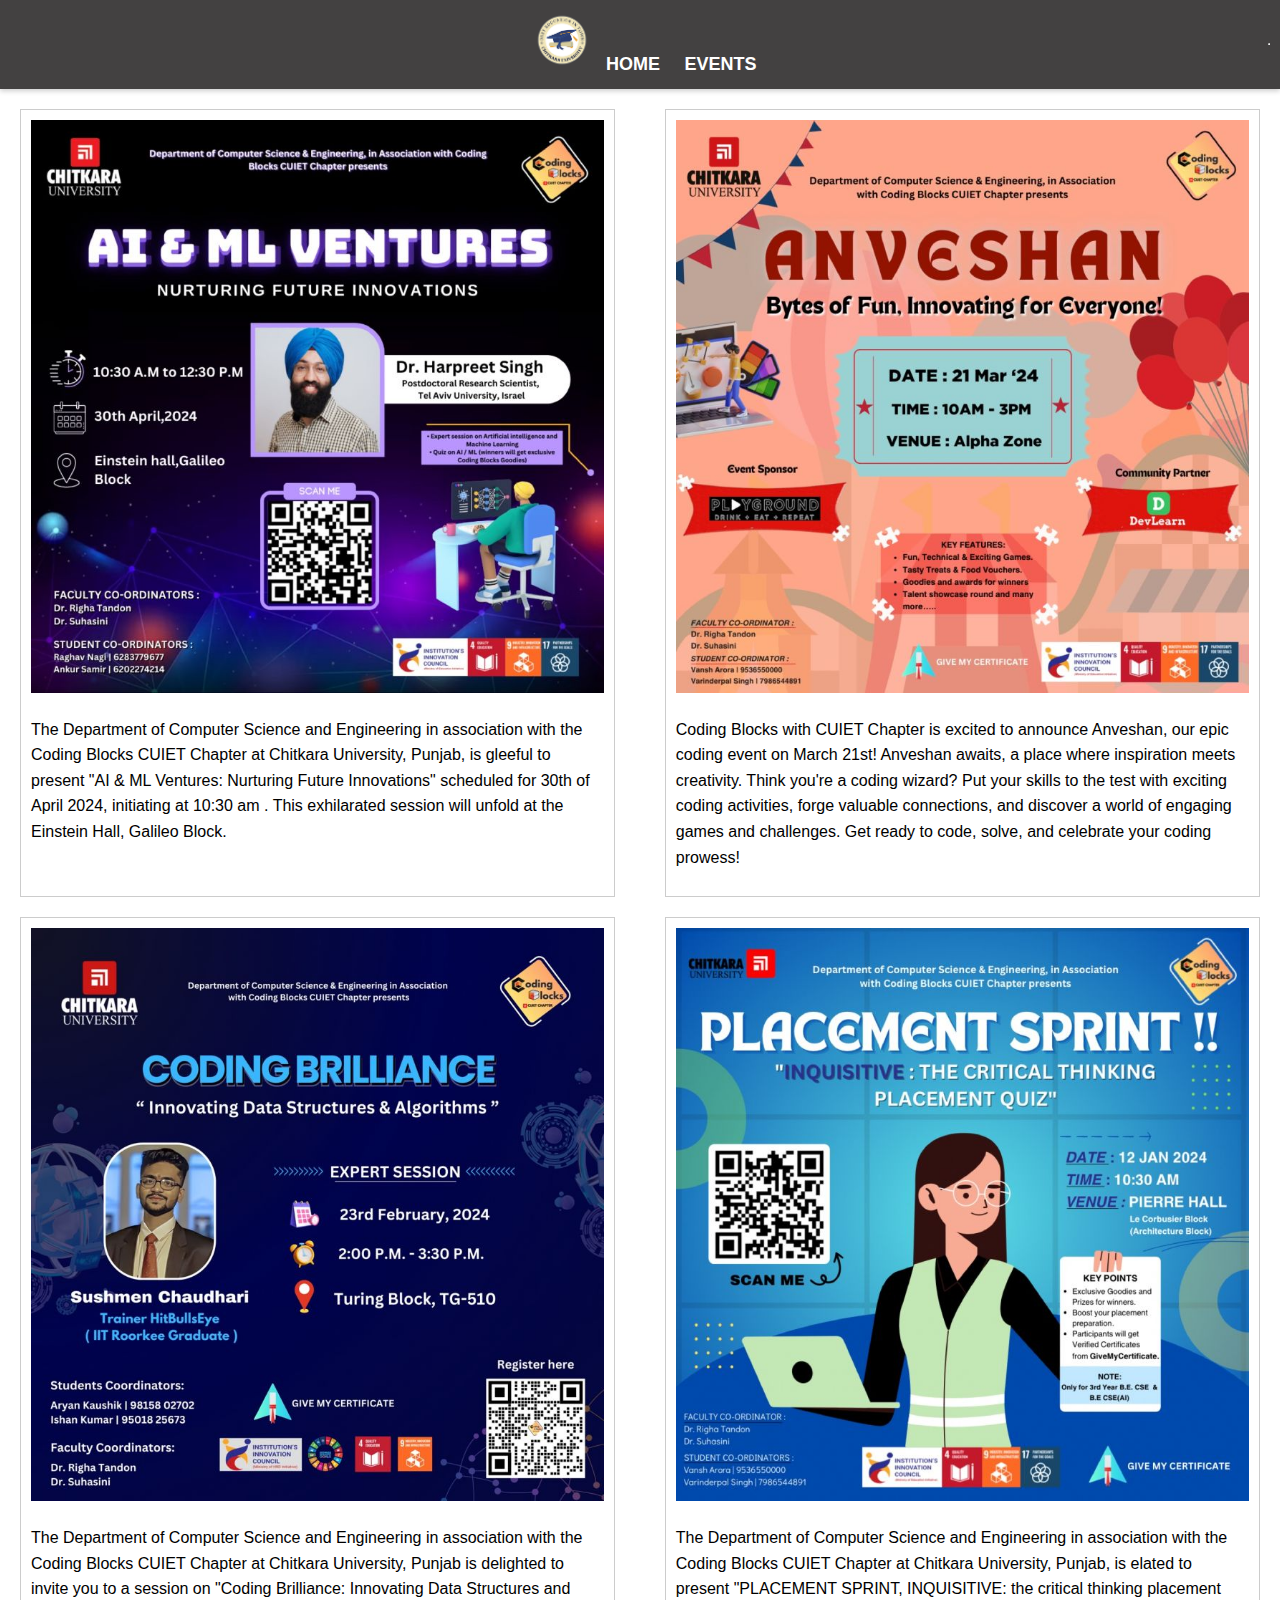
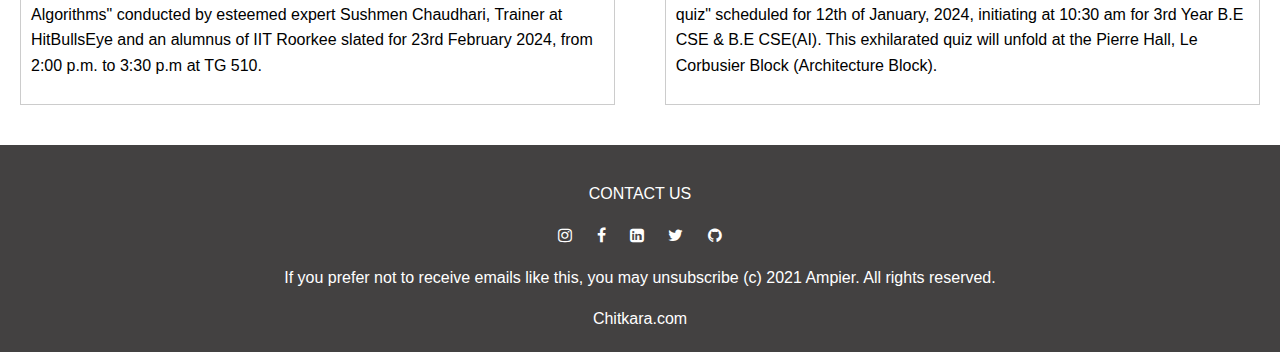
<file: newsletter/events.html>
<!DOCTYPE html>
<html lang="en">

<head>
    <meta charset="UTF-8">
    <meta name="viewport" content="width=device-width, initial-scale=1.0">
    <link rel="stylesheet" href="https://cdnjs.cloudflare.com/ajax/libs/font-awesome/4.7.0/css/font-awesome.min.css">

    <title>Document</title>
    <style>
        body {
            font-family: Arial, sans-serif;
            line-height: 1.6;
            margin: 0;
            padding: 0;
        }

        #header {
            background-color: rgb(67, 65, 65);
            color: white;
            text-align: center;
            padding: 10px;
            box-shadow: 0 2px 5px rgba(0, 0, 0, 0.2);
            display: flex;
            justify-content: space-between;
            align-items: center;
        }

        #header img {
            height: 60px;
            margin-left: 20px;
        }

        #header nav {
            flex-grow: 1;
            text-align: right;
        }

        #header a {
            color: white;
            text-decoration: none;
            margin: 0 10px;
            font-size: 18px;
            font-weight: bold;
            text-transform: uppercase;
            transition: color 0.3s;
        }

        #header a:hover {
            color: #ddd;
        }

        #content {
            display: flex;
            flex-wrap: wrap;
            justify-content: space-between;
            padding: 20px;
        }

        #content div {
            width: 48%;
            margin-bottom: 20px;
            padding: 10px;
            box-sizing: border-box;
            border: 1px solid #ccc;
        }

        #content img {
            max-width: 100%;
            height: auto;
        }

        #footer {
            background-color: rgb(67, 65, 65);
            color: white;
            text-align: center;
            padding: 20px 0;
            clear: both;
        }

        #footer a {
            color: white;
            text-decoration: none;
            margin: 0 10px;
        }

        #header {
            background-color: rgb(67, 65, 65);
            color: white;
        }

        #events {
            color: white;
            font-size: 30px;
            margin-bottom: 20px;
        }

        #home {
            margin-left: 200px;
            margin-right: 70px;
        }

        #logo {
            align-content: left;
        }
    </style>
</head>

<body>
    <header id="header">
        <nav>
            <center>
                <img id="logo" src="Chitkara University.png" alt="logo" height="200px">
                <a id="home" href="http://127.0.0.1:3000/newsletter/index.html">Home</a>
                <a id="events" href="http://127.0.0.1:3000/newsletter/events.html">Events</a>
            </center>
        </nav>

        <hr>
    </header>

    <div id="content">
        <div>
            <img src="1.jpg" alt="event1">
            <p>The Department of Computer Science and Engineering in association with the Coding Blocks CUIET Chapter at
                Chitkara University, Punjab, is gleeful to present "AI & ML Ventures: Nurturing Future Innovations"
                scheduled for 30th of April 2024, initiating at 10:30 am . This exhilarated session will unfold at the
                Einstein Hall, Galileo Block.</p>
        </div>
        <div>
            <img src="2.jpg" alt="eventposter">
            <p>Coding Blocks with CUIET Chapter is excited to announce Anveshan, our epic coding event on March 21st!
                Anveshan awaits, a place where inspiration meets creativity. Think you're a coding wizard? Put your
                skills to the test with exciting coding activities, forge valuable connections, and discover a world of
                engaging games and challenges. Get ready to code, solve, and celebrate your coding prowess! </p>
        </div>
        <div>
            <img src="3.jpg" alt="poster">
            <p>The Department of Computer Science and Engineering in association with the Coding Blocks CUIET Chapter at
                Chitkara University, Punjab is delighted to invite you to a session on "Coding Brilliance: Innovating
                Data Structures and Algorithms" conducted by esteemed expert Sushmen Chaudhari, Trainer at HitBullsEye
                and an alumnus of IIT Roorkee slated for 23rd February 2024, from 2:00 p.m. to 3:30 p.m at TG 510.</p>
        </div>
        <div>
            <img src="4.jpg" alt="poster">
            <p>The Department of Computer Science and Engineering in association with the Coding Blocks CUIET Chapter at
                Chitkara University, Punjab, is elated to present "PLACEMENT SPRINT, INQUISITIVE: the critical thinking
                placement quiz" scheduled for 12th of January, 2024, initiating at 10:30 am for 3rd Year B.E CSE & B.E
                CSE(AI). This exhilarated quiz will unfold at the Pierre Hall, Le Corbusier Block (Architecture Block).
            </p>
        </div>
    </div>

    <footer id="footer">
        <div>
            <p id="contact">CONTACT US</p>
            <div id="div">
                <a id="instagram" href="#" class="fa fa-instagram"></a>
                <a id="facebook" href="#" class="fa fa-facebook-f"></a>
                <a id="linkedin" href="#" class="fa fa-linkedin-square"></a>
                <a id="twitter" href="#" class="fa fa-twitter"></a>
                <a id="github" href="#" class="fa fa-github"></a>
            </div>
            <p id="p">If you prefer not to receive emails like this, you may unsubscribe (c) 2021 Ampier. All rights
                reserved.</p>
            <a id="chitkara" href="">Chitkara.com</a>
        </div>
    </footer>
</body>

</html>
</file>
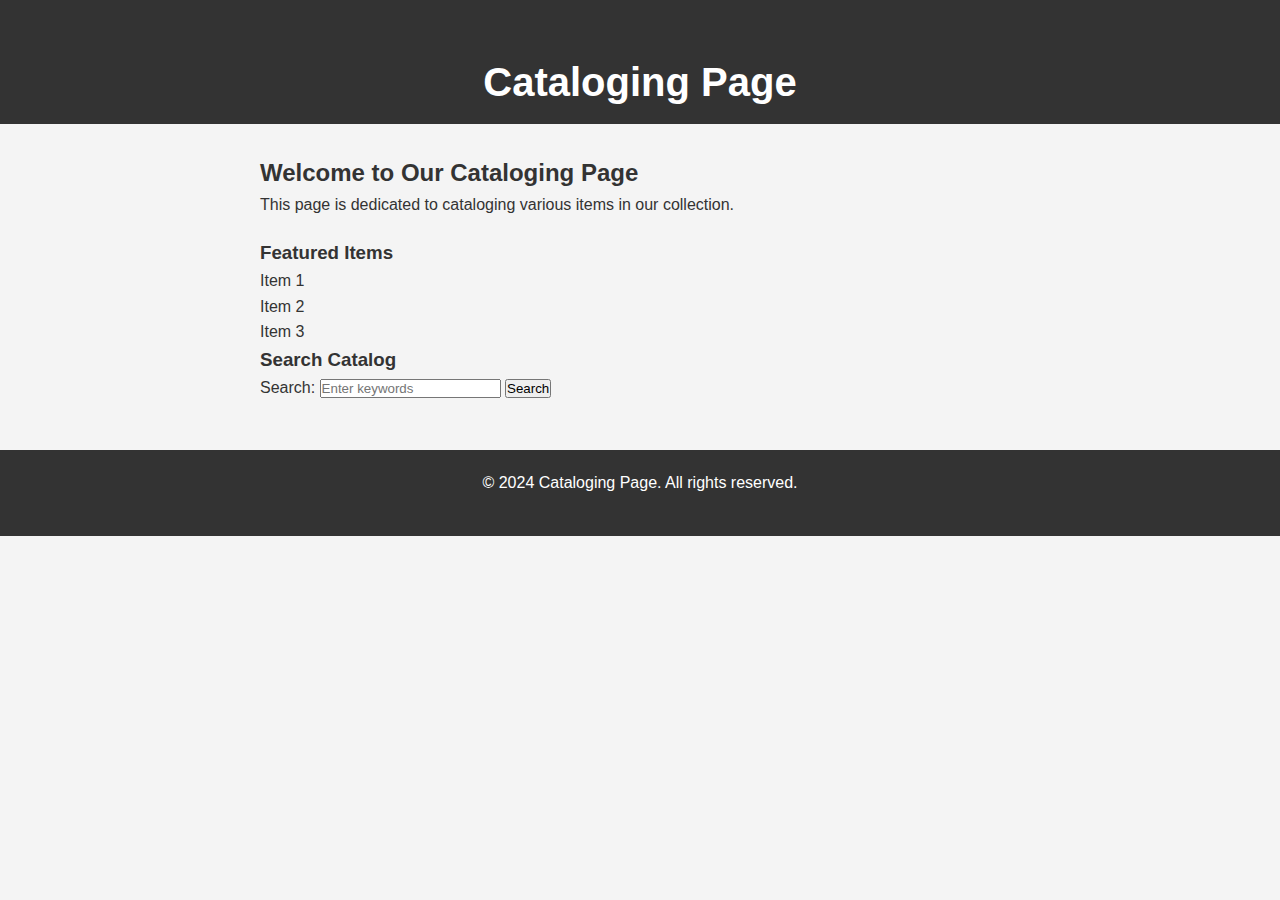
<file: project fee/catalog.html>
<!DOCTYPE html>
<html lang="en">
<head>
    <meta charset="UTF-8">
    <meta name="viewport" content="width=device-width, initial-scale=1.0">
    <title>Cataloging Page</title>
    <style>
        /* Reset default browser styles */
* {
    box-sizing: border-box;
    margin: 0;
    padding: 0;
}

/* Global styles */
body {
    font-family: Arial, sans-serif;
    background-color: #f4f4f4;
    color: #333;
    line-height: 1.6;
}

.container {
    max-width: 1200px;
    margin: 0 auto;
    padding: 20px;
}

header {
    background-color: #333;
    color: #fff;
    text-align: center;
    padding: 20px 0;
}

header h1 {
    font-size: 2.5rem;
}

header p {
    font-size: 1.2rem;
}

h2 {
    margin-top: 30px;
}

ul {
    list-style: none;
}

/* Featured items */
.featured-items {
    display: grid;
    grid-template-columns: repeat(auto-fit, minmax(250px, 1fr));
    grid-gap: 20px;
}

.featured-item {
    background-color: #fff;
    padding: 20px;
    border-radius: 5px;
    box-shadow: 0 2px 5px rgba(0, 0, 0, 0.1);
}

/* Search form */
.search-form {
    margin-top: 30px;
}

.search-form label {
    display: block;
    font-weight: bold;
    margin-bottom: 5px;
}

.search-form input[type="text"] {
    width: 100%;
    padding: 10px;
    border: 1px solid #ccc;
    border-radius: 5px;
    margin-bottom: 10px;
}

.search-form button {
    padding: 10px 20px;
    background-color: #333;
    color: #fff;
    border: none;
    border-radius: 5px;
    cursor: pointer;
}

.search-form button:hover {
    background-color: #555;
}

/* Footer */
footer {
    margin-top: 50px;
    text-align: center;
    padding: 20px 0;
    background-color: #333;
    color: #fff;
}

footer p

        body {
            font-family: Arial, sans-serif;
            margin: 0;
            padding: 0;
        }
        header {
            background-color: #333;
            color: #fff;
            padding: 10px 20px;
            text-align: center;
        }
        .container {
            max-width: 800px;
            margin: 20px auto;
            padding: 0 20px;
        }
        h1 {
            margin-top: 40px;
        }
        p {
            margin-bottom: 20px;
        }
        /* Add more CSS styles as needed */
    </style>
</head>
<body>
    <header>
        <h1>Cataloging Page</h1>
    </header>
    <div class="container">
        <h2>Welcome to Our Cataloging Page</h2>
        <p>This page is dedicated to cataloging various items in our collection.</p>
        <h3>Featured Items</h3>
        <ul>
            <li>Item 1</li>
            <li>Item 2</li>
            <li>Item 3</li>
            <!-- Add more featured items as needed -->
        </ul>
        <h3>Search Catalog</h3>
        <form action="search.php" method="GET">
            <label for="search">Search:</label>
            <input type="text" id="search" name="search" placeholder="Enter keywords">
            <button type="submit">Search</button>
        </form>
        <!-- Add more cataloging content as needed -->
    </div>
    <footer>
        <p>&copy; 2024 Cataloging Page. All rights reserved.</p>
    </footer>
</body>
</html>
</file>
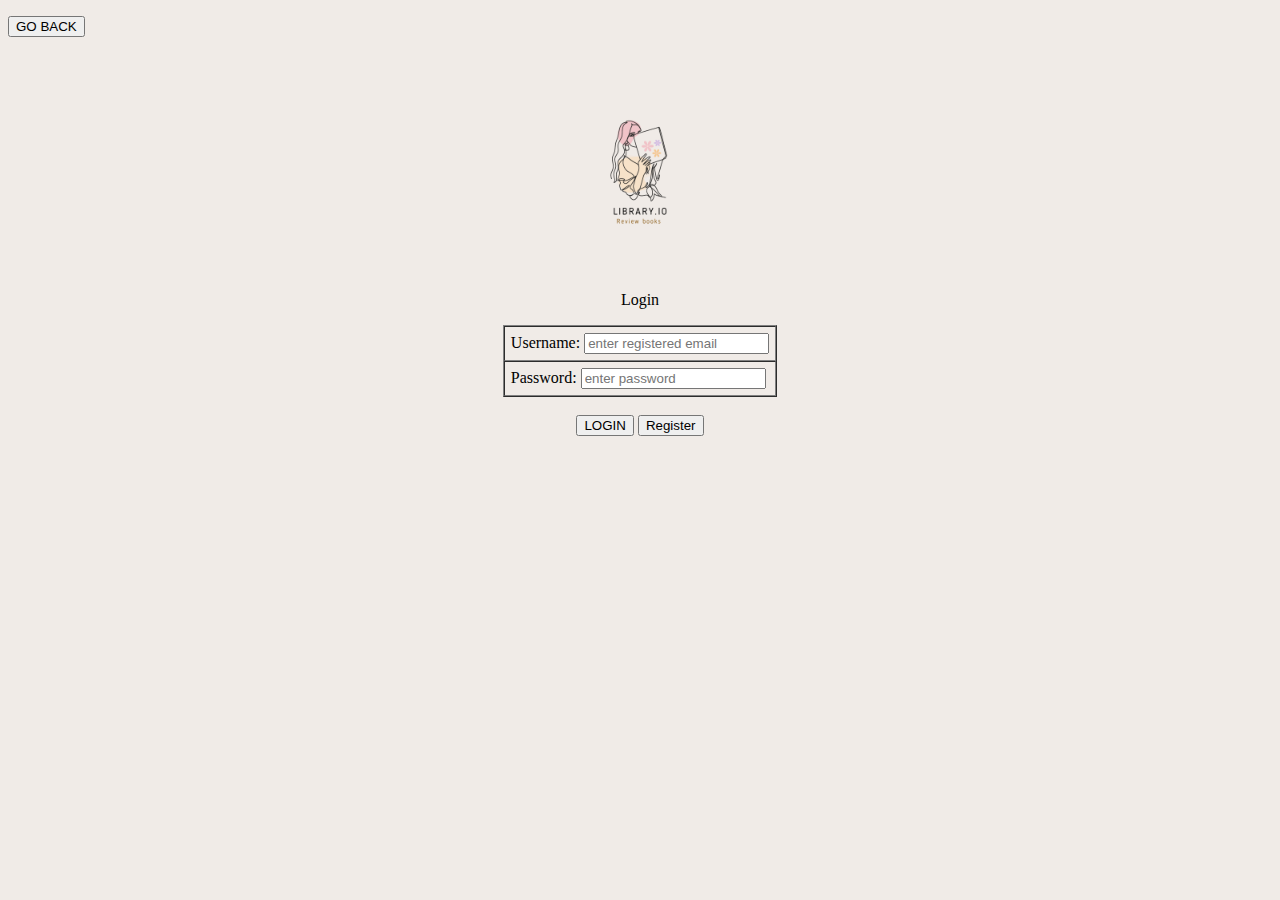
<file: bookreview/bookreview/loginpage.html>
<!DOCTYPE html>
<html lang="en">
<head>
    <meta charset="UTF-8">
    <meta name="viewport" content="width=device-width, initial-scale=1.0">
    <title>Login</title>
</head><header>
</header>
<body bgcolor=#F0EBE7> <a href="http://127.0.0.1:3000/.vscode/bookreview/HOME.html"><p><font><button>GO BACK</button></font></p></a>
  <br><center>
  <img src="library.io (3).png" alt="logo" height="200px"></center>
    <center><p>Login</p>
    <form><table border="" cellspacing="0" cellpadding="6px">
       <tr> <td> <label for="username">Username:</label>
        <input type="email" id="username" placeholder="enter registered email"><br></td></tr>
       <tr><td><label for="password">Password:</label>
        <input type="text" id="password" placeholder="enter password"></td></tr> </table> 
        <br><a href="http://127.0.0.1:3002/.vscode/bookreview/BOOKS.html"><button type="button">LOGIN</button></a>
        <a href="http://127.0.0.1:3002/.vscode/bookreview/register.html">
            <button type="button">Register</button>
          </a>
        
  </form> </center>
</body>
</html>
</file>
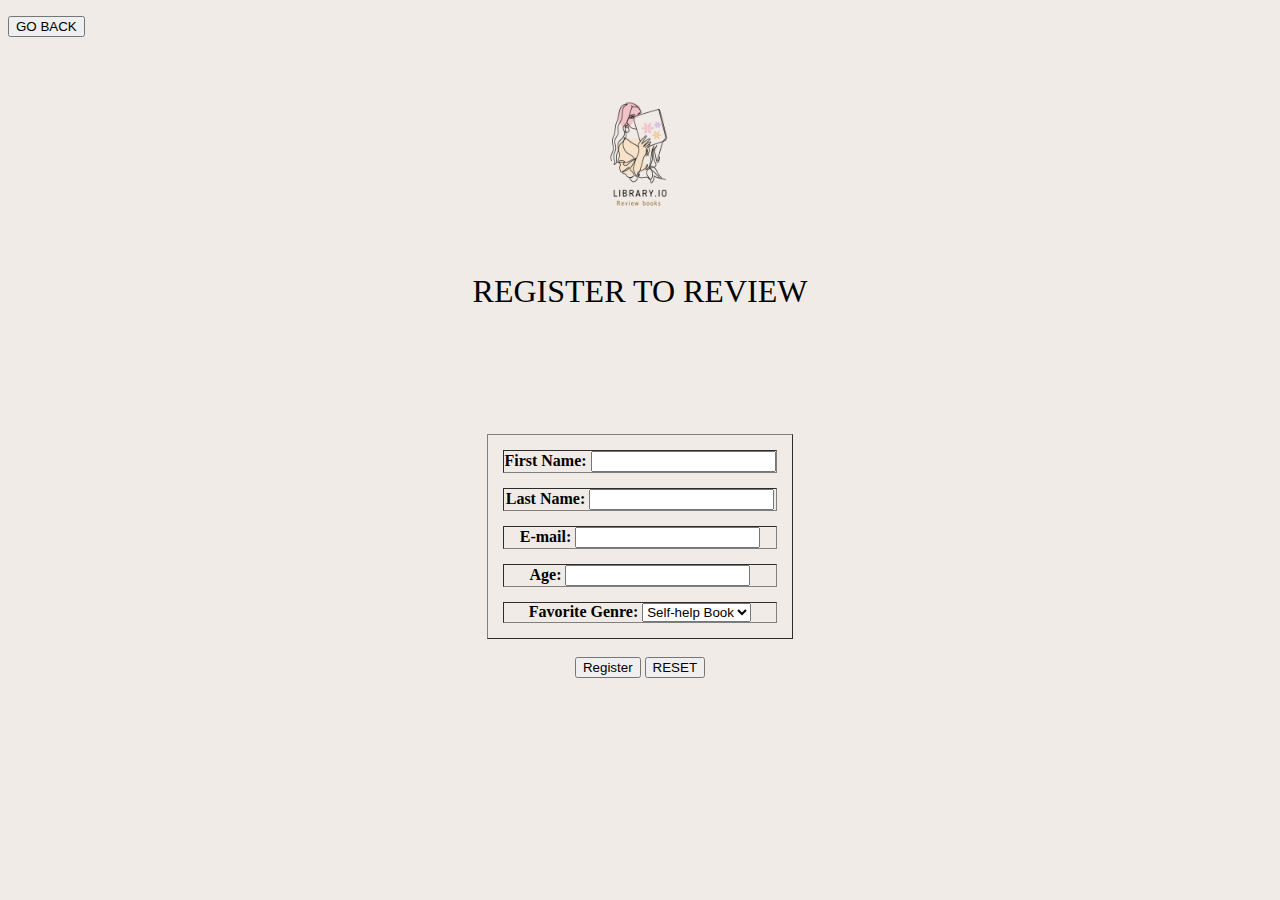
<file: bookreview/bookreview/register.html>
<!DOCTYPE html>
<html lang="en">
<head>
    <meta charset="UTF-8">
    <meta name="viewport" content="width=device-width, initial-scale=1.0">
    <title>register</title>
</head>

<body bgcolor=#F0EBE7>
    <a href="http://127.0.0.1:3000/.vscode/bookreview/HOME.html"><p><font><button>GO BACK</button></font></p></a>

    <center> 
        <img src="library.io (3).png" alt="logo" height="200px">
       <a><p><font size="6px">REGISTER TO REVIEW</font></p></a>
    <form><table border="" cellpadding="0" cellspacing="15px">
        <tr><th><label>First Name:</label>
        <input type="text"></th><br>
        <tr><th><label for="lastname">Last Name:</label>
        <input type="text" name="lastname_" id="lastname"></th></tr><br>
        <tr><th><label for="email">E-mail:</label>
        <input type="email" name="email" id="email"></th></tr><br>
        <tr><th><label for="Books">Age:</label>
        <input type="text" name="Books" id="Books"></th></tr><br>
        <tr><th><label for="genre">Favorite Genre:</label>
        <select name="genre" id="genre">
            <option value="genre1">Self-help Book</option>
            <option value="genre2">Fictional</option>
            <option value="genre3">Non-Fiction</option>
            <option value="genre4">Mystery</option>
        </select></th></tr><br>
        <br>
    </table> </form>
    <br>
    <a href="http://127.0.0.1:3002/.vscode/bookreview/BOOKS.html"><button value="Submit">Register</button></a>
    <button value="">RESET</button></center>
</body>
</html>
</file>
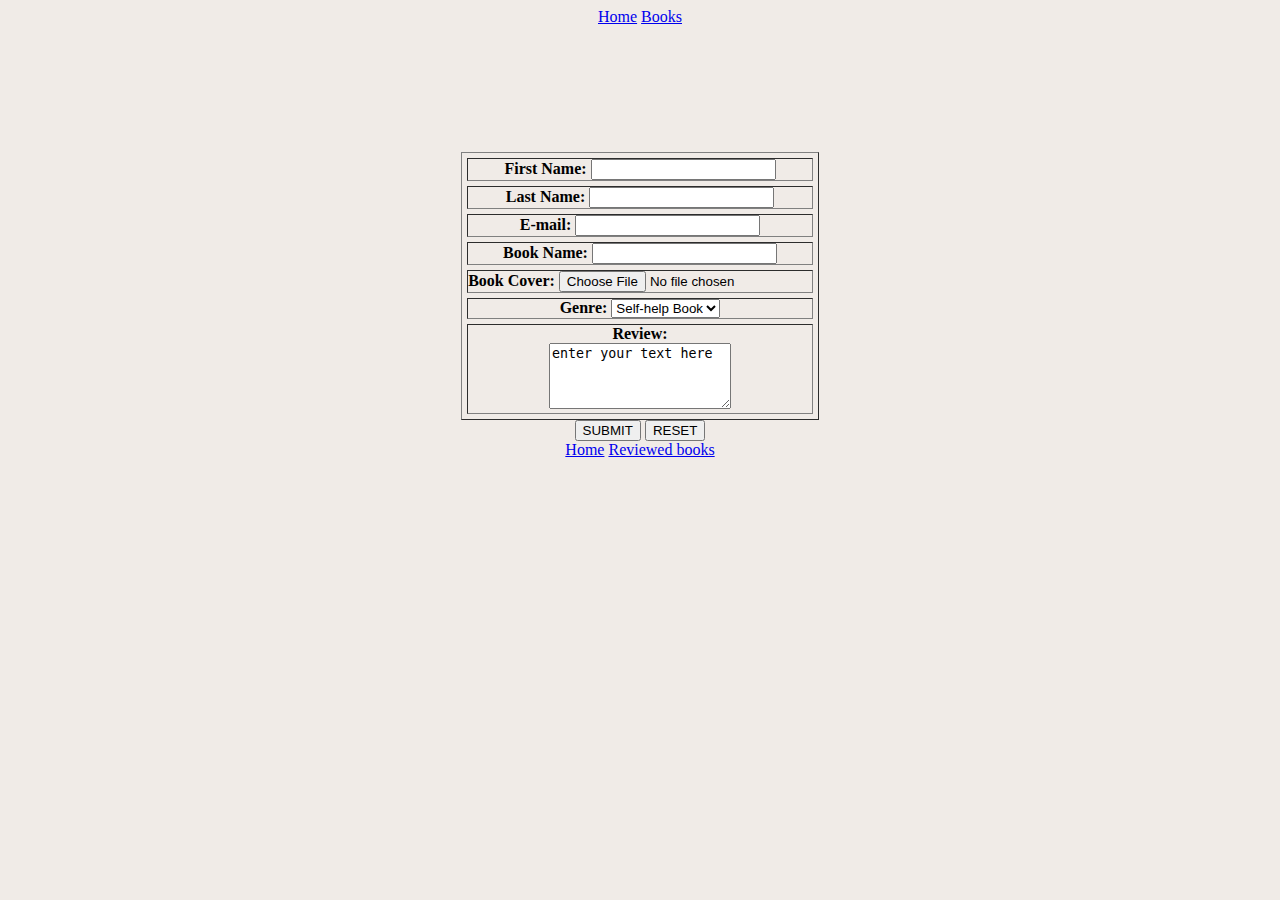
<file: bookreview/bookreview/REVIEWFORM.html>
<!DOCTYPE html>
<html lang="en">

<head>
    <meta charset="UTF-8">
    <meta name="viewport" content="width=device-width, initial-scale=1.0">
    <title>Review form</title>
</head>
<header><table> 
<center>
    <nav>
        <a href="http://127.0.0.1:3000/.vscode/bookreview/HOME.html">Home</a>
        <a href="http://127.0.0.1:3000/.vscode/bookreview/BOOKS.html">Books</a>
    </nav></center>
</table>
</header>

<body bgcolor=#F0EBE7> <center>
   <form action="BOOKS.html"> <table border="" cellpadding="0" cellspacing="5px">
    <tr><th>
        <label>First Name:</label>
        <input type="text"></th></tr><br>
        <tr><th><label for="lastname">Last Name:</label>
        <input type="text" name="lastname_" id="lastname"></th></tr><br>
        <tr><th><label for="email">E-mail:</label>
        <input type="email" name="email" id="email"></th></tr><br>
       <tr> <th><label for="Books">Book Name:</label>
        <input type="text" name="Books" id="Books"></th></tr><br>
        <tr><th><label for="Book Cover">Book Cover:</label>
        <input type="file" name="Book Cover" id="Book Cover"></th></tr><br>
        <tr><th><label for="genre">Genre:</label>
        <select name="genre" id="genre">
            <option value="genre1">Self-help Book</option>
            <option value="genre2">Fictional</option>
            <option value="genre3">Non-Fiction</option>
            <option value="genre4">Mystery</option>
        </select></th></tr><br>
        <tr><th><label for="review">Review:</label><br>
        <textarea name="review" id="review" rows="4" cols="20">enter your text here</textarea></th></tr>
        <br>
   </table>
    <button value="Submit">SUBMIT</button>
    <a><button value="reset">RESET</button></a> </form>
</center>
</body>
<footer><center>
    <nav>
        <a href="http://127.0.0.1:3000/.vscode/bookreview/HOME.html">Home</a>
        <a href="http://127.0.0.1:3000/.vscode/bookreview/BOOKS.html">Reviewed books</a>
    </nav></center>
</footer>
</html>
</file>
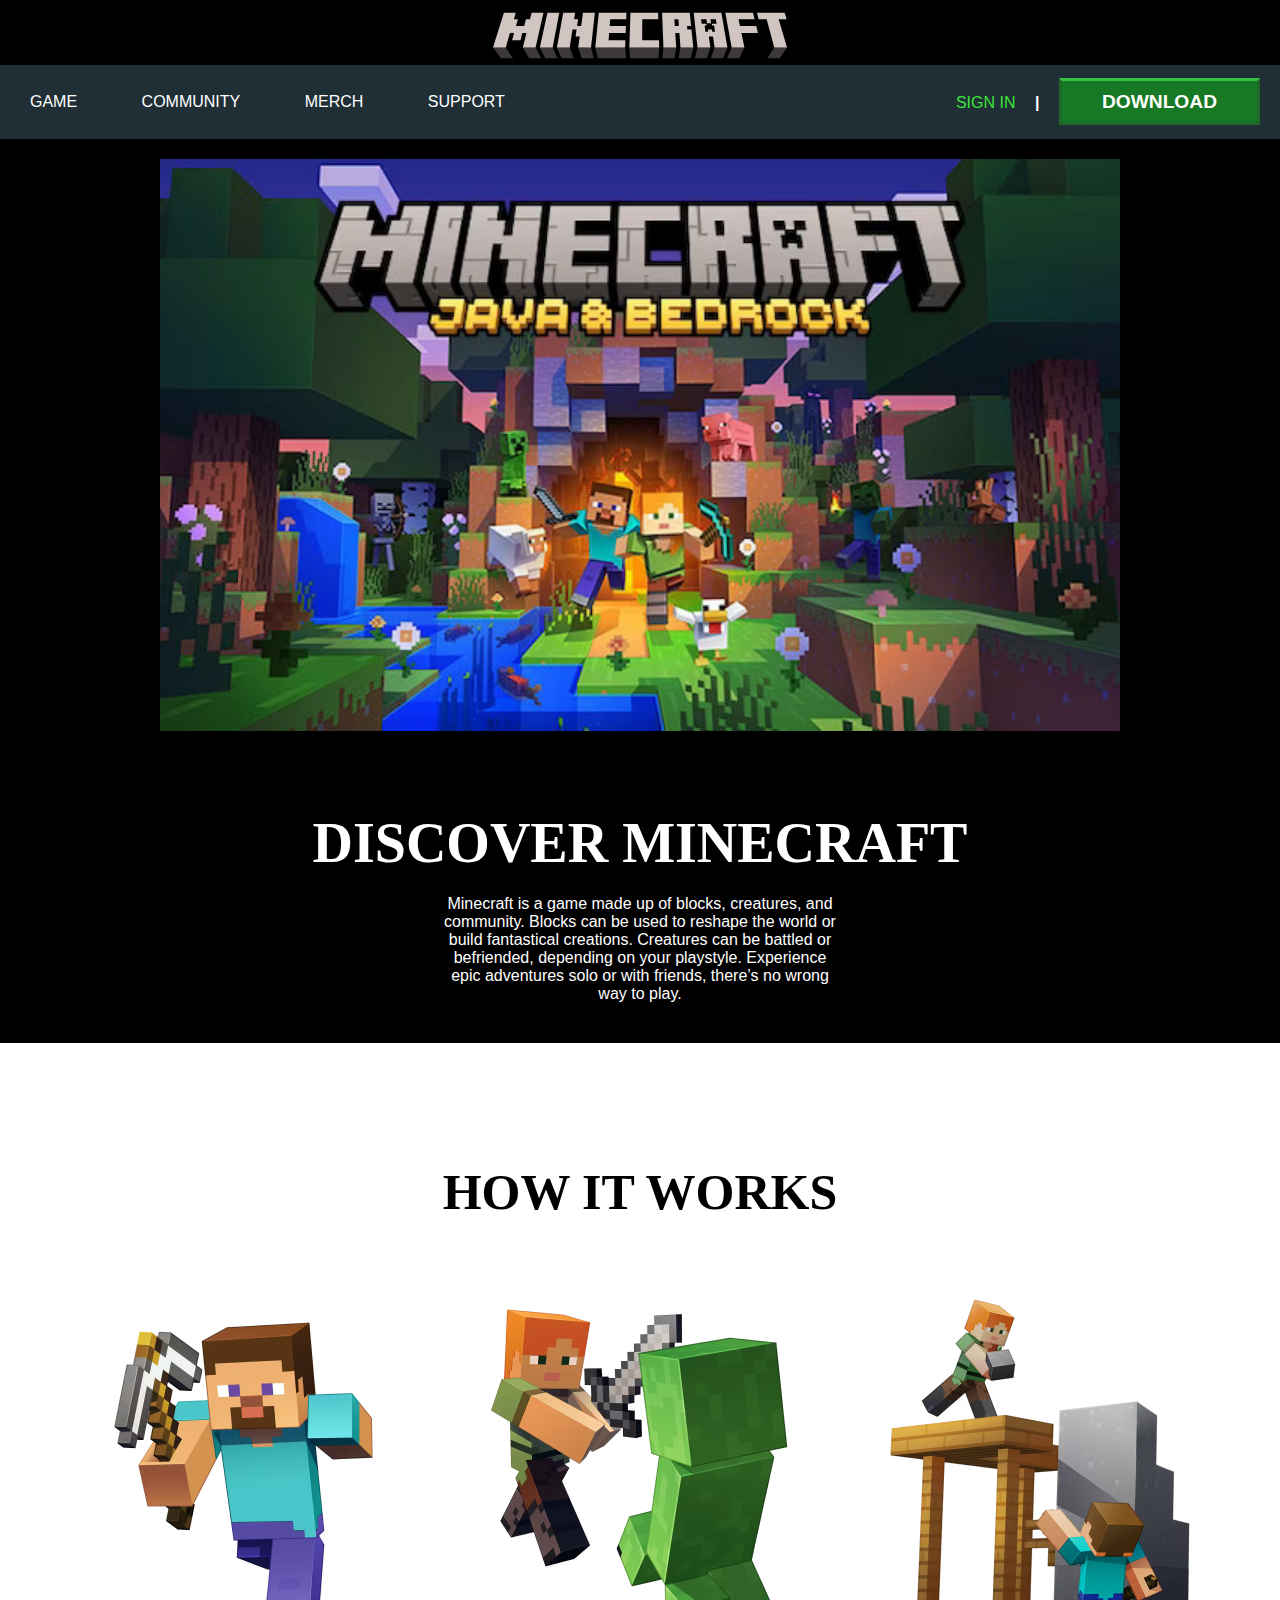
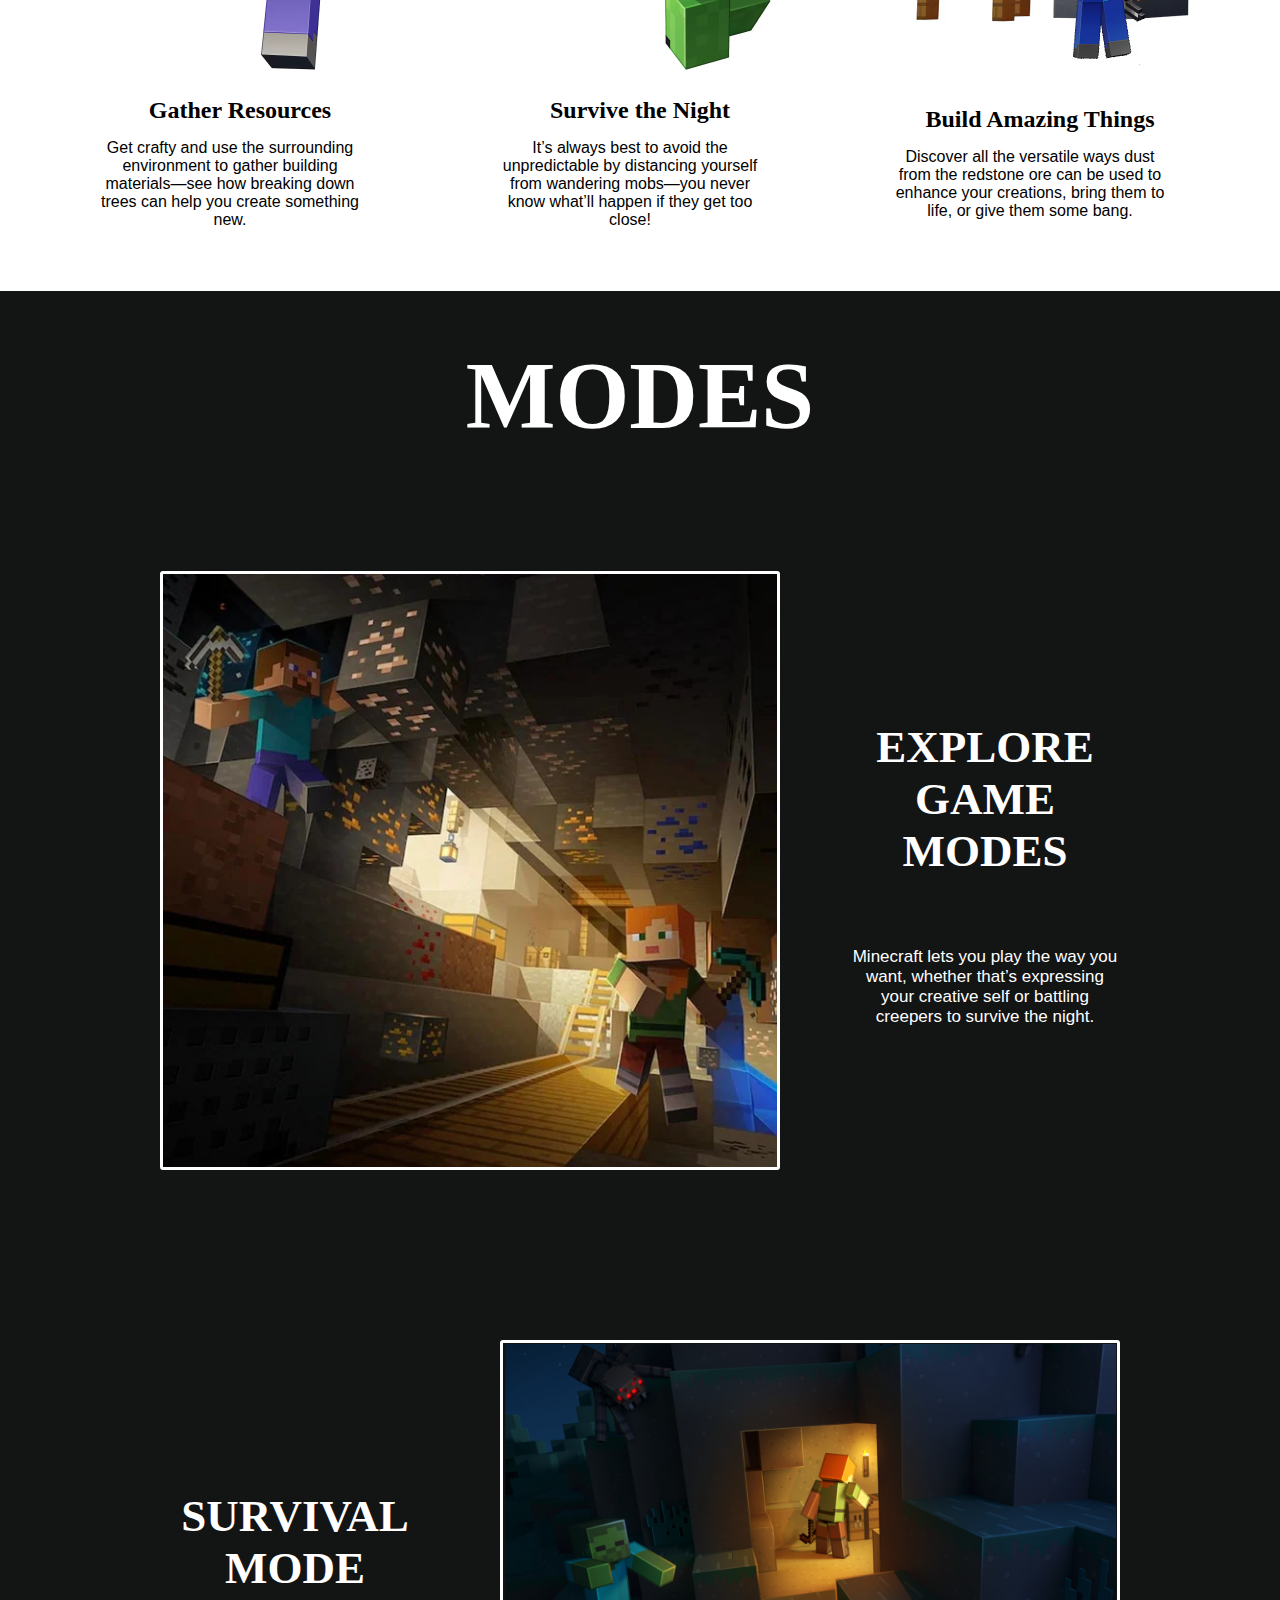
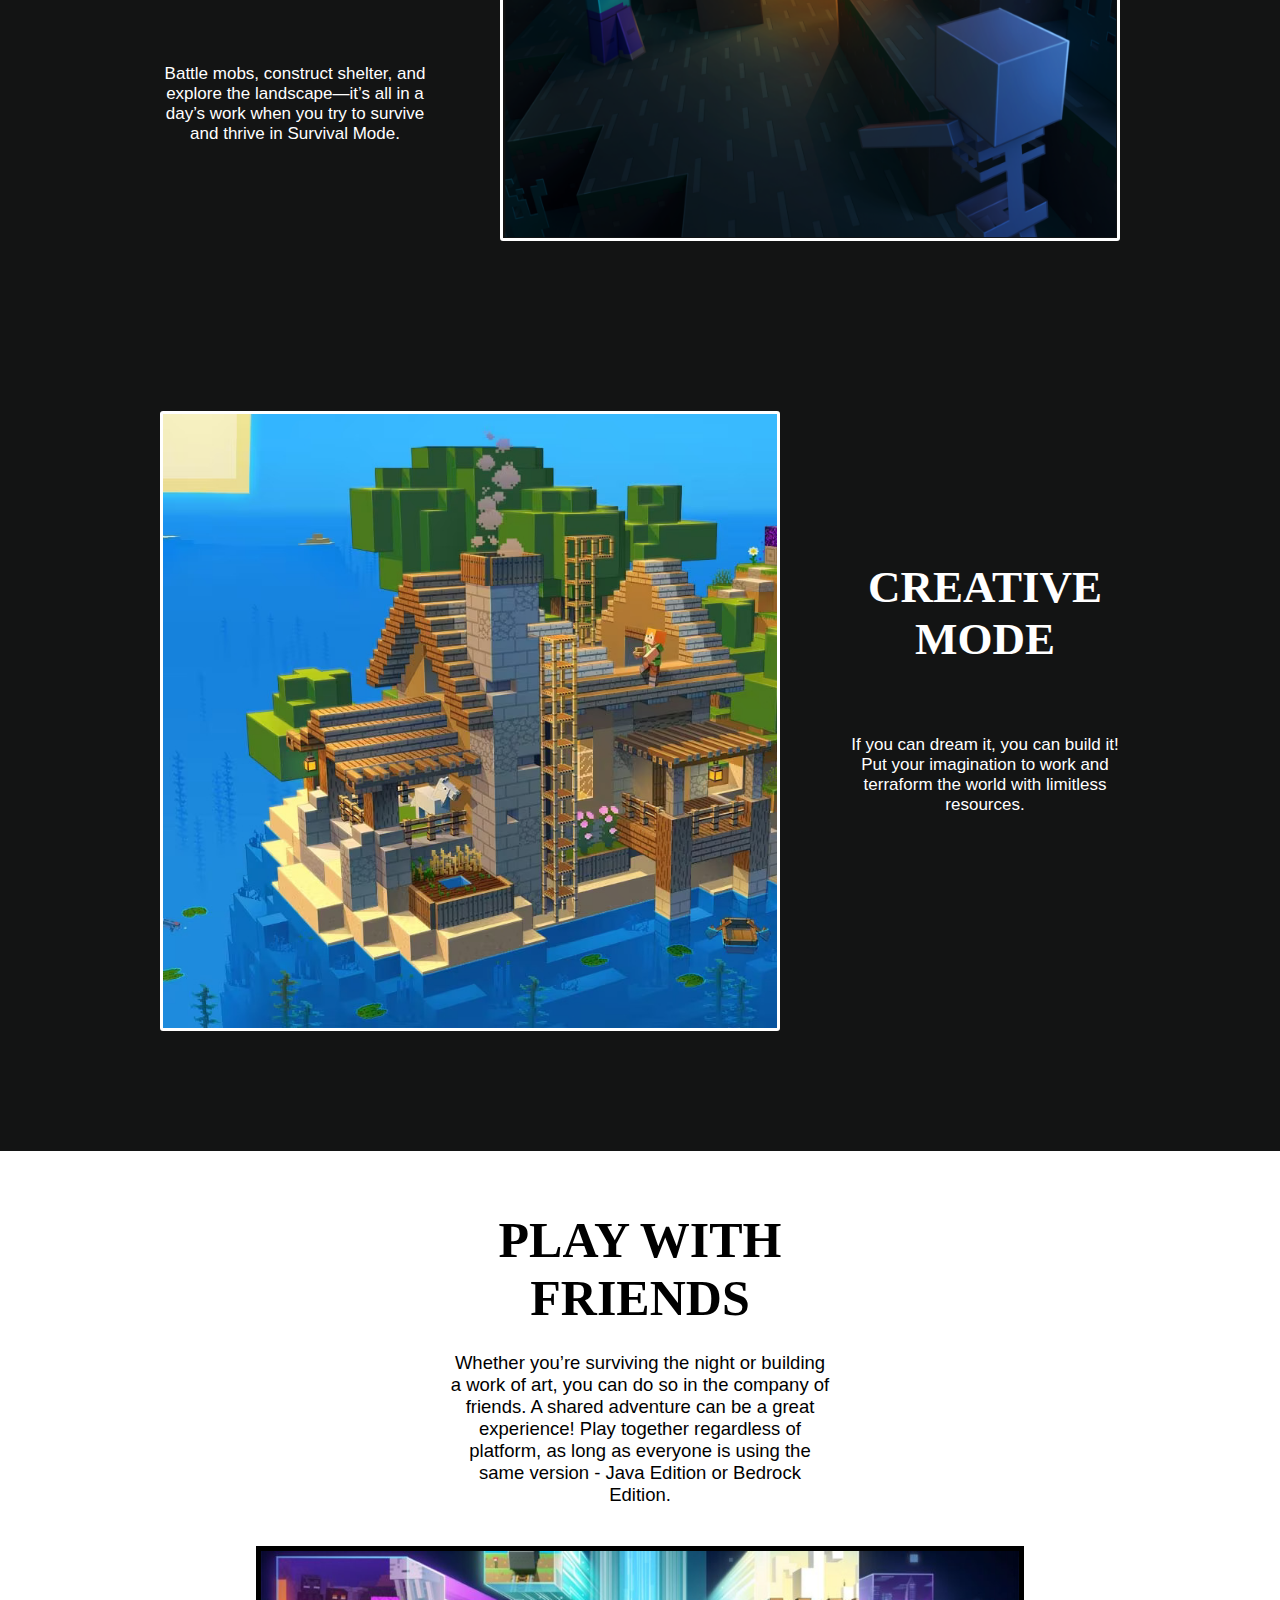
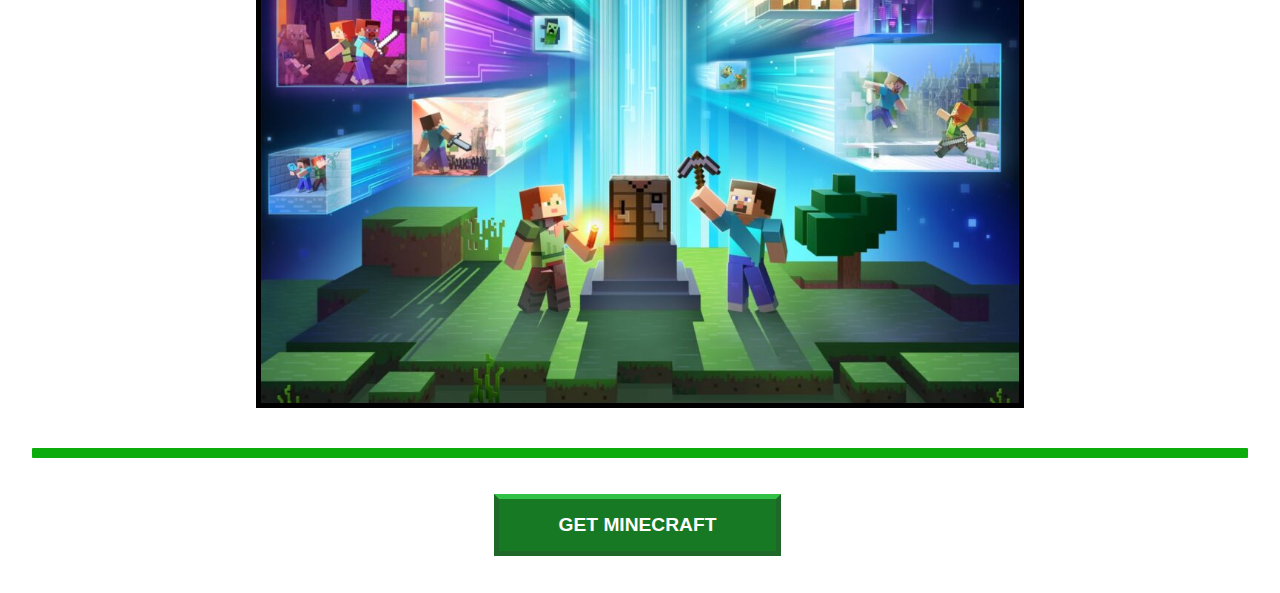
<file: project1/Project 1/Minecraft.html>
<!DOCTYPE html>
<html lang="en">
<head>
    <meta charset="UTF-8">
    <meta name="viewport" content="width=device-width, initial-scale=1.0">
    <title>Minecraft - Java & Bedrock Edition</title>
    <link href="style1.css" rel="stylesheet">
    <link href="style2.css" rel="stylesheet">
    <link href="style3.css" rel="stylesheet">
    <link href="style4.css" rel="stylesheet">
    <link href="https://cdnjs.cloudflare.com/ajax/libs/font-awesome/6.5.1/css/all.min.css" rel="stylesheet">
</head>
<body>
    <div class="hero" id="para1">
        <center class="cen">
            <img src="logo-minecraft.svg" class="logo">
        </center>
        <nav>
            <ul>
                <li><a href="#">Game</a></li>
                <li><a href="#">Community</a></li>
                <li><a href="#">Merch</a></li>
                <li><a href="#">Support</a></li>
            </ul>
            <div>
                <a href="#" class="sign">Sign In</a>
                <a href="#" class="line">|</a>
                <a href="#" class="down">Download</a>
            </div>
        </nav>
        <div class="back" >
            <img src="SUPM_Game-Image_One-Vanilla_672x400.jpg" class="logo1">
        </div>
        <div class="header">
            <h1>Discover Minecraft</h1>
            <center>
            <p>Minecraft is a game made up of blocks, creatures, and community. Blocks can be used to reshape the world or build fantastical creations. Creatures can be battled or befriended, depending on your playstyle. Experience epic adventures solo or with friends, there’s no wrong way to play.</p>
            </center>
        </div>
         <h1 class="how">How it works</h1>
        <div class="work-ez">
            <div class="section">
                <div class="card">
                    <img src="steve1.jpg">
                    <h2>Gather Resources</h2>
                    <p>Get crafty and use the surrounding environment to gather building materials—see how breaking down trees can help you create something new.</p>
                </div>
                <div class="card">
                    <img src="steve2.jpg">
                    <h2>Survive the Night</h2>
                    <p>It’s always best to avoid the unpredictable by distancing yourself from wandering mobs—you never know what’ll happen if they get too close!</p>
                </div>
                <div class="card">
                    <img src="steve3.jpg">
                    <h2>Build Amazing Things</h2>
                    <p>Discover all the versatile ways dust from the redstone ore can be used to enhance your creations, bring them to life, or give them some bang.</p>
                </div>
            </div>
        </div>
        <div class="mode">
            <h1>modes</h1>
            <div class="bacolor">
            <div class="wrapper">
                <img src="reposting-because-my-post-failed-and-people-have-been-v0-2n9eb7feti5c1.jpg">
                <div class="text-box">
                    <h1>Explore Game Modes</h1>
                    <p>Minecraft lets you play the way you want, whether that’s expressing your creative self or battling creepers to survive the night.</p>
                </div>
            </div>
            </div>
            <div class="bacolor">
            <div class="wrapper2">
                <img src="night1.png">
                <div class="text-box">
                    <h1>Survival mode</h1>
                    <p>Battle mobs, construct shelter, and explore the landscape—it’s all in a day’s work when you try to survive and thrive in Survival Mode.</p>
                </div>
            </div>
            </div>
            <div class="bacolor">
                <div class="wrapper">
                    <img src="MC-Vanilla_Block-Column-Image_Beach-Cabin_800x800.jpg">
                    <div class="text-box">
                        <h1>Creative mode</h1>
                        <p>If you can dream it, you can build it! Put your imagination to work and terraform the world with limitless resources.</p>
                    </div>
                </div>
            </div>
        </div>
        <div class="friend">
            <div class="public">
                <h1>Play With Friends</h1>
                <p>Whether you’re surviving the night or building a work of art, you can do so in the company of friends. A shared adventure can be a great experience! Play together regardless of platform, as long as everyone is using the same version - Java Edition or Bedrock Edition.</p>
            </div>
        </div>
        <div class="wall">
            <img src="wallpaper-minecraft-alex-steve-universe-1024x611.jpeg">
        </div>
        <center><hr></center>
        <div class="button">
            <a href="#para1"><button class="up">Get minecraft</button></a>
        </div>
    </div>
</body>
</html>
</file>
<file: project1/Project 1/style1.css>
*
{
    margin: 0;
    padding: 0;
    font-family: sans-serif;
    box-sizing: border-box;
}
.hero
{
    width: 100%;
    min-height: 100vh;
    background-color: #ffffff;
    background-position: center;
    background-size:cover;
    overflow: hidden;
}
.cen
{
    background: #000000;
}
.logo
{
    width: 300px;
    margin-top: 10px;
}
nav
{
    display: flex;
    justify-content: space-between;
    align-items: center;
    width: 100%;
    padding: 3px 0;
    background-color: #1f2f35;
    text-transform: uppercase;
}
nav ul li
{
    list-style: none;
    display: inline-block;
    margin: 25px 30px 25px;
}
nav ul li a
{
    text-decoration: none;
    color: #fff;
    transition: 0.1s;
    font-size: 16px;
}
nav ul li a:hover
{
    color: rgb(60, 228, 60);
}
.sign
{
    text-decoration: none;
    color: rgb(60, 228, 60);
    padding: 15px;
    font-size: 16px;
}
.sign:hover
{
    color: #fff;
}
.line
{
    text-decoration: none;
    color: #fff;
    font-weight: 800;
}
.down
{
    text-decoration: none;
    color: #fff;
    background: #187924;
    border-top: 3px solid #31c245;
    border-right: 3px solid #206829;
    border-bottom: 3px solid #206829;
    border-left: 3px solid #206829;
    padding: 10px 40px;
    margin-right: 20px;
    margin-left:15px;
    font-weight: 700;
    font-size: 1.2em;
}
.down:hover
{
    background: #11681d;
}
</file>
<file: project1/Project 1/style2.css>
@import url(https://db.onlinewebfonts.com/c/6ab539c6fc2b21ff0b149b3d06d7f97c?family=Minecraft+Regular);
*
{
    margin: 0;
    padding: 0;
    font-family: sans-serif;
    box-sizing: border-box;
}
.logo1
{
    top: 100px;
    left: 200px;
    width: 40%;
}
.back
{
    background: #000000;
    display: flex;
    justify-content: center;
    align-items: center;
}
.back img
{
    padding: 20px;
    width: 1000px;
}
.header
{ 
    background: #000000;
    color: #fff;
    text-align: center;
}
.header h1
{
    font-size: 3.5em;
    padding: 60px 0 20px;
    font-family: "Minecraft Regular";
    text-transform: uppercase;
    position: relative;
}
.header p
{
    width: 31%;
    place-items: center;
    position: relative;
    padding-bottom: 40px;
}

.text-slide
{
    width: 600px;
    position: absolute;
    top: 700px;
    left: 340px;
    color: #fff;
    font-size: 1.2em;
    font-weight: 400;
}
.how
{
    text-align: center;
    font-size: 50px;
    margin-top: 120px;
    padding-bottom: 40px;
    font-family: "Minecraft regular";
    text-transform: uppercase;
}
.work-ez
{
    width: 100%;
    min-height: 70vh;
    background-color: #fff;
    display: flex;
    justify-content: center;
    align-items: center;
}
.section
{
    display: flex;
    justify-content: center;
    align-items: center;
    text-align: center;
    margin-bottom: 50px;
}
.section .card
{
    flex: 0;
    margin: 10px 50px;
}
.section .card img
{
    width: 300px;
    height: auto;
}
.section .card h2
{
    margin-top: 20px;
    font-family: "Minecraft regular";
}
.section .card p
{
    margin-top: 15px;
    width: 280px;
}
</file>
<file: project1/Project 1/style3.css>
@import url(https://db.onlinewebfonts.com/c/6ab539c6fc2b21ff0b149b3d06d7f97c?family=Minecraft+Regular);
*
{
    margin: 0;
    padding: 0;
    font-family: sans-serif;
    box-sizing: border-box;
}
.mode
{
    background: #131414;
    text-align: center;
}
.mode h1
{
    text-transform: uppercase;
    font-family: "Minecraft Regular";
    font-size: 95px;
    color: #fff;
    padding-top: 50px;
    margin-bottom: 70px;
}
.bacolor
{
    display: flex;
    justify-content: center;
    align-items: center;
    padding-bottom: 70px;
}
.wrapper
{
    margin: 50px auto;
    width: 75%;
    text-align: center;
}
.wrapper img
{
    max-width: 620px;
    float:left;
    border: 3px solid #fff;
    border-radius: 3px;
    margin-right: 70px;
    transition: 0.5s ease ;
}
.text-box
{
    color: #fff;
}
.text-box h1
{
    margin-top: 100px;
    font-family: "Minecraft regular";
    font-size: 45px;
    text-transform: uppercase;
}
.text-box p
{
    font-size: 17px;
    margin-top: 10px;
}
.wrapper2
{
    margin: 50px auto;
    width: 75%;
    text-align: center;
}
.wrapper2 img
{
    max-width: 620px;
    float: right;
    border: 3px solid #fff;
    border-radius: 3px;
    margin-left: 70px;
    transition: 0.5s ease;
}
.wrapper img:hover , .wrapper2 img:hover
{
    transform: scale(1.2);
}
.friend
{
    display: flex;
    justify-content: center;
    align-items: center;
}
.public
{
    text-align: center;
    width: 30%;
}
.public h1
{
    padding-top: 60px;
    font-size: 50px;
    font-family: "Minecraft Regular";
    text-transform: uppercase;
}
.public p
{
    margin-top: 25px;
    font-size: 18.5px;
}
.wall
{
    display: flex;
    justify-content: center;
    align-items: center;
    padding-bottom: 40px;
}
.wall img
{
    margin-top: 40px;
    width: 60%;
    border: 5px solid #000000;
}
</file>
<file: project1/Project 1/style4.css>
@import url(https://db.onlinewebfonts.com/c/6ab539c6fc2b21ff0b149b3d06d7f97c?family=Minecraft+Regular);
*
{
    margin: 0;
    padding: 0;
    font-family: sans-serif;
    box-sizing: border-box;
}
.follow
{
    background: #000000;
    display: flex;
    justify-content: center;
    align-items: center;
}
.follow-btn
{
    text-align: center;
    margin-top: 20px;
}
.follow-btn p
{
    color: #fff;
    text-transform: uppercase;
    word-spacing: 5px;
    letter-spacing: 1px;
    font-weight: bolder;
}
hr
{
    width: 95%;
    color: rgb(13, 172, 13);
    border: 5px solid rgb(13, 172, 13) ;
    border-radius: 1px;
}
.button
{
    display: flex;
    justify-content: center;
    align-items: center;
    min-height: 15vh;
}
 a button
{
    text-decoration: none;
    color: #fff;
    text-transform: uppercase;
    font-size: 25px;
}
.up
{
    background: #187924;
    border-top: 5px solid #31c245;
    border-right: 5px solid #206829;
    border-bottom: 5px solid #206829;
    border-left: 5px solid #206829;
    padding: 15px 60px;
    margin-right: 20px;
    margin-left:15px;
    font-weight: 700;
    font-size: 1.2em;
    transition: 0.1s;
}
.up:hover
{
    background: #11681d;
}
.social
{
    position: relative;
    display: flex;
    padding: 20px 0 40px;
}
.icons a
{
    display: inline-block;
    width: 40px;
    height: 40px;
    background: #242222;
    border-radius: 50%;
    text-align: center;
    margin: 0 8px;
}
.icons a i
{
    font-size: 18px;
    color: #ffffff;
    line-height: 40px;
}
.icons:nth-child(1):hover a
{
    background: rgb(255, 4, 4);
}
.icons:nth-child(2):hover a
{
    background: rgb(252, 35, 71);
}
.icons:nth-child(3):hover a
{
    background: rgb(45, 76, 252);
}
.icons:nth-child(4):hover a
{
    background: rgb(10, 173, 248);
}
.icons:nth-child(5):hover a
{
    background: rgb(255, 73, 17);
}
.mojang
{
    display: flex;
    justify-content: center;
    align-items: center;
    background: #1d1d1d;
}
.mojang img
{
    width: 300px;
    padding: 40px 50px;
}
.privacy nav
{
    background-color: rgb(41, 41, 41);
    padding: 30px;
    font-size: 12px;
    color: #fff;
}
.privacy p
{
    font-size: 15px;
    margin-left: 300px;
}
.privacy nav ul li a
{
    font-size: 11px;
}
.privacy img
{
    margin-right: 300px;
}
</file>
